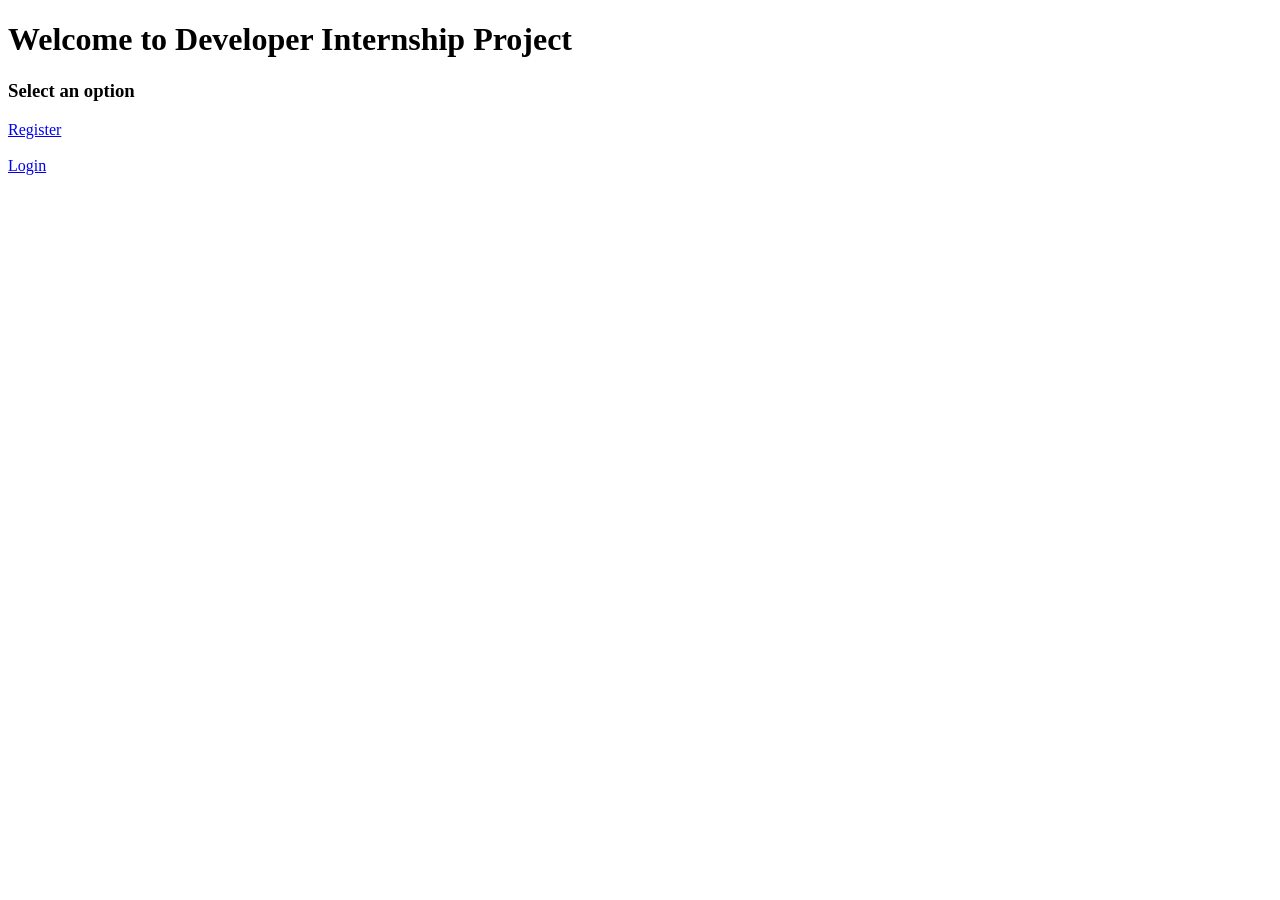
<file: index.html>
<!DOCTYPE html>
<html>
<head>
    <title>Developer Internship</title>
</head>

<body>

    <h1>Welcome to Developer Internship Project</h1>

    <h3>Select an option</h3>

    <a href="register.html">
        Register
    </a>

    <br><br>

    <a href="login.html">
        Login
    </a>

</body>
</html>
</file>
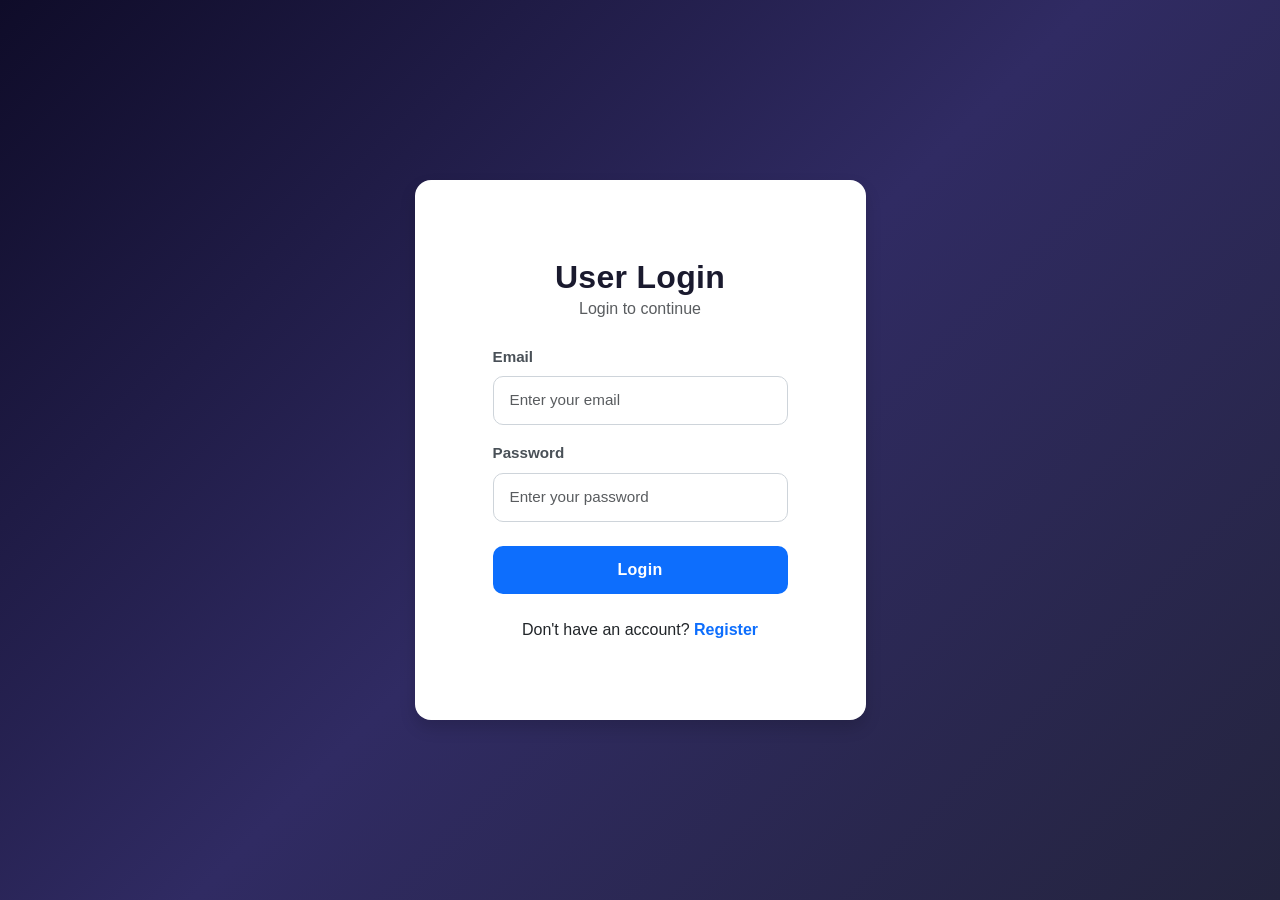
<file: login.html>
<!DOCTYPE html>
<html lang="en">
<head>
    <meta charset="UTF-8">
    <meta name="viewport" content="width=device-width, initial-scale=1.0">
    <title>User Login - DeveloperInternship</title>

    <!-- Bootstrap 5 CSS CDN -->
    <link href="https://cdn.jsdelivr.net/npm/bootstrap@5.3.0/dist/css/bootstrap.min.css" rel="stylesheet">

    <!-- Custom CSS -->
    <link rel="stylesheet" href="css/style.css">
</head>
<body>

    <!-- Main wrapper for centering the login card -->
    <div class="container">
        <div class="row justify-content-center align-items-center min-vh-100">
            <div class="col-md-6 col-lg-5">

                <!-- Login Card -->
                <div class="card shadow rounded-4 border-0">
                    <div class="card-body p-5">

                        <!-- Card Header -->
                        <div class="text-center mb-4">
                            <h2 class="card-title fw-bold">User Login</h2>
                            <p class="card-subtitle text-muted">Login to continue</p>
                        </div>

                        <!-- Login Form -->
                        <form id="loginForm" novalidate>

                            <!-- Email Input -->
                            <div class="mb-3">
                                <label for="email" class="form-label">Email</label>
                                <input type="email" class="form-control" id="email" placeholder="Enter your email" required>
                                <div class="invalid-feedback">
                                    Please enter your email address.
                                </div>
                            </div>

                            <!-- Password Input -->
                            <div class="mb-4">
                                <label for="password" class="form-label">Password</label>
                                <input type="password" class="form-control" id="password" placeholder="Enter your password" required>
                                <div class="invalid-feedback">
                                    Please enter your password.
                                </div>
                            </div>

                            <!-- Login Button -->
                            <div class="d-grid">
                                <button type="submit" class="btn btn-primary btn-lg" id="loginBtn">Login</button>
                            </div>

                        </form>

                        <!-- Register Link -->
                        <div class="text-center mt-4">
                            <p class="mb-0">
                                Don't have an account? <a href="register.html">Register</a>
                            </p>
                        </div>

                    </div>
                </div>

            </div>
        </div>
    </div>

    <!-- jQuery CDN -->
    <script src="https://code.jquery.com/jquery-3.6.0.min.js"></script>

    <!-- Bootstrap 5 JS Bundle CDN (includes Popper) -->
    <script src="https://cdn.jsdelivr.net/npm/bootstrap@5.3.0/dist/js/bootstrap.bundle.min.js"></script>

    <!-- Custom JavaScript -->
    <script src="js/login.js"></script>
</body>
</html>
</file>
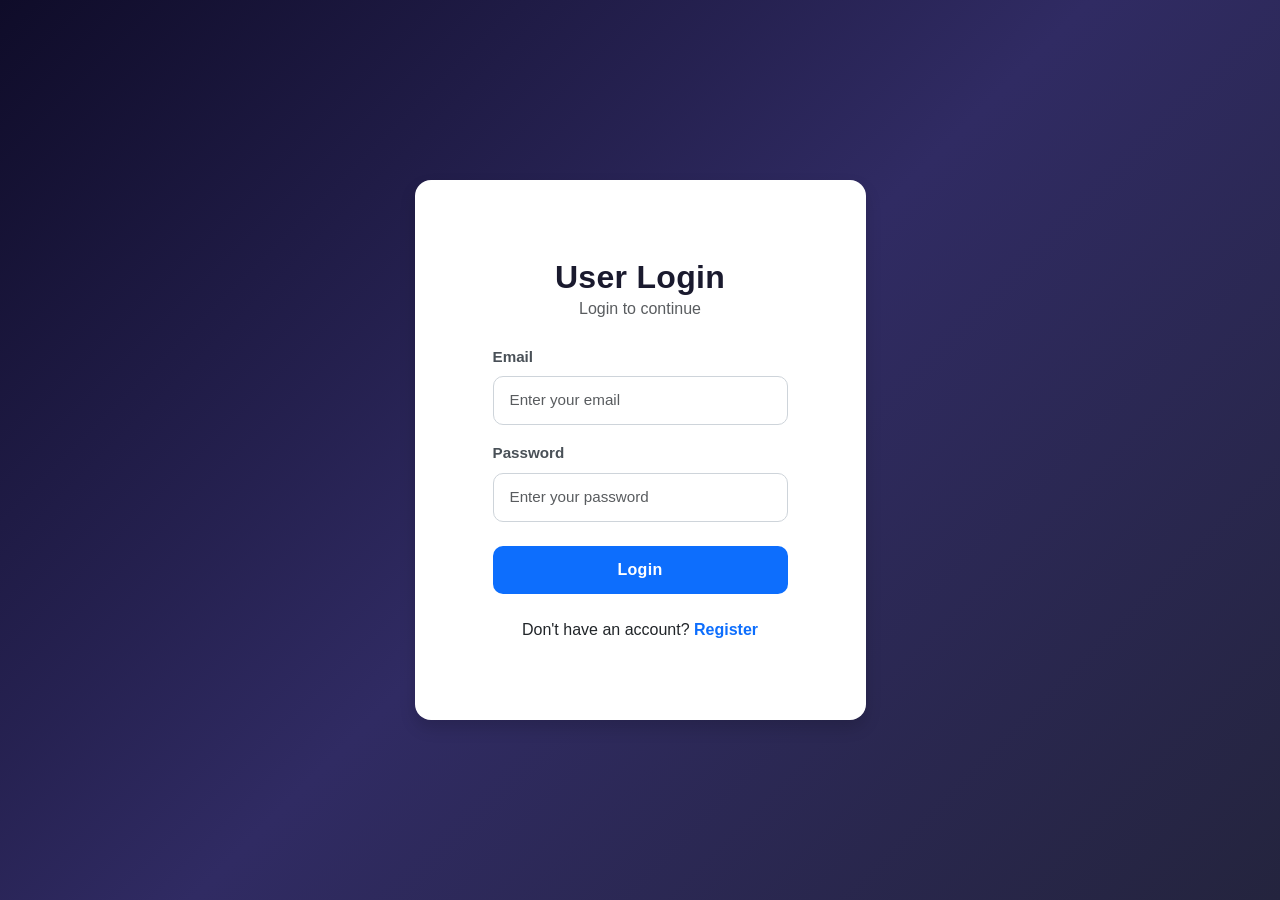
<file: profile.html>
<!DOCTYPE html>
<html lang="en">
<head>
    <meta charset="UTF-8">
    <meta name="viewport" content="width=device-width, initial-scale=1.0">
    <title>User Profile - DeveloperInternship</title>

    <!-- Bootstrap 5 CSS CDN -->
    <link href="https://cdn.jsdelivr.net/npm/bootstrap@5.3.0/dist/css/bootstrap.min.css" rel="stylesheet">

    <!-- Custom CSS -->
    <link rel="stylesheet" href="css/style.css">
</head>
<body>

    <!-- Main wrapper for centering the profile card -->
    <div class="container">
        <div class="row justify-content-center align-items-center min-vh-100">
            <div class="col-md-10 col-lg-9">

                <!-- Profile Card -->
                <div class="card shadow rounded-4 border-0">
                    <div class="card-body p-5">

                        <!-- Card Header -->
                        <div class="text-center mb-5">
                            <h2 class="card-title fw-bold">User Profile</h2>
                            <p class="card-subtitle text-muted">View and Update Your Profile</p>
                        </div>

                        <!-- Profile Form -->
                        <form id="profileForm" novalidate>

                            <!-- Full Name and Email Row -->
                            <div class="row g-3 mb-3">
                                <div class="col-md-6">
                                    <label for="name" class="form-label">Full Name</label>
                                    <input type="text" class="form-control" id="name" placeholder="Enter your full name" readonly>
                                </div>
                                <div class="col-md-6">
                                    <label for="email" class="form-label">Email</label>
                                    <input type="email" class="form-control" id="email" placeholder="Enter your email" readonly>
                                </div>
                            </div>

                            <!-- Age and Date of Birth Row -->
                            <div class="row g-3 mb-3">
                                <div class="col-md-6">
                                    <label for="age" class="form-label">Age</label>
                                    <input type="number" class="form-control" id="age" placeholder="Enter your age" min="1">
                                </div>
                                <div class="col-md-6">
                                    <label for="dob" class="form-label">Date of Birth</label>
                                    <input type="date" class="form-control" id="dob">
                                </div>
                            </div>

                            <!-- Contact Number and Address Row -->
                            <div class="row g-3 mb-4">
                                <div class="col-md-6">
                                    <label for="contact" class="form-label">Contact Number</label>
                                    <input type="tel" class="form-control" id="contact" placeholder="Enter your contact number">
                                </div>
                                <div class="col-md-6">
                                    <label for="address" class="form-label">Address</label>
                                    <textarea class="form-control" id="address" rows="3" placeholder="Enter your address"></textarea>
                                </div>
                            </div>

                            <!-- Action Buttons -->
                            <div class="d-grid gap-2 d-md-flex justify-content-md-center">
                                <button type="submit" class="btn btn-primary btn-lg" id="updateBtn">Update Profile</button>
                                <button type="button" class="btn btn-outline-secondary btn-lg" id="logoutBtn">Logout</button>
                            </div>

                        </form>

                    </div>
                </div>

            </div>
        </div>
    </div>

    <!-- jQuery CDN -->
    <script src="https://code.jquery.com/jquery-3.6.0.min.js"></script>

    <!-- Bootstrap 5 JS Bundle CDN (includes Popper) -->
    <script src="https://cdn.jsdelivr.net/npm/bootstrap@5.3.0/dist/js/bootstrap.bundle.min.js"></script>

    <!-- Custom JavaScript -->
    <script src="js/profile.js"></script>
</body>
</html>
</file>
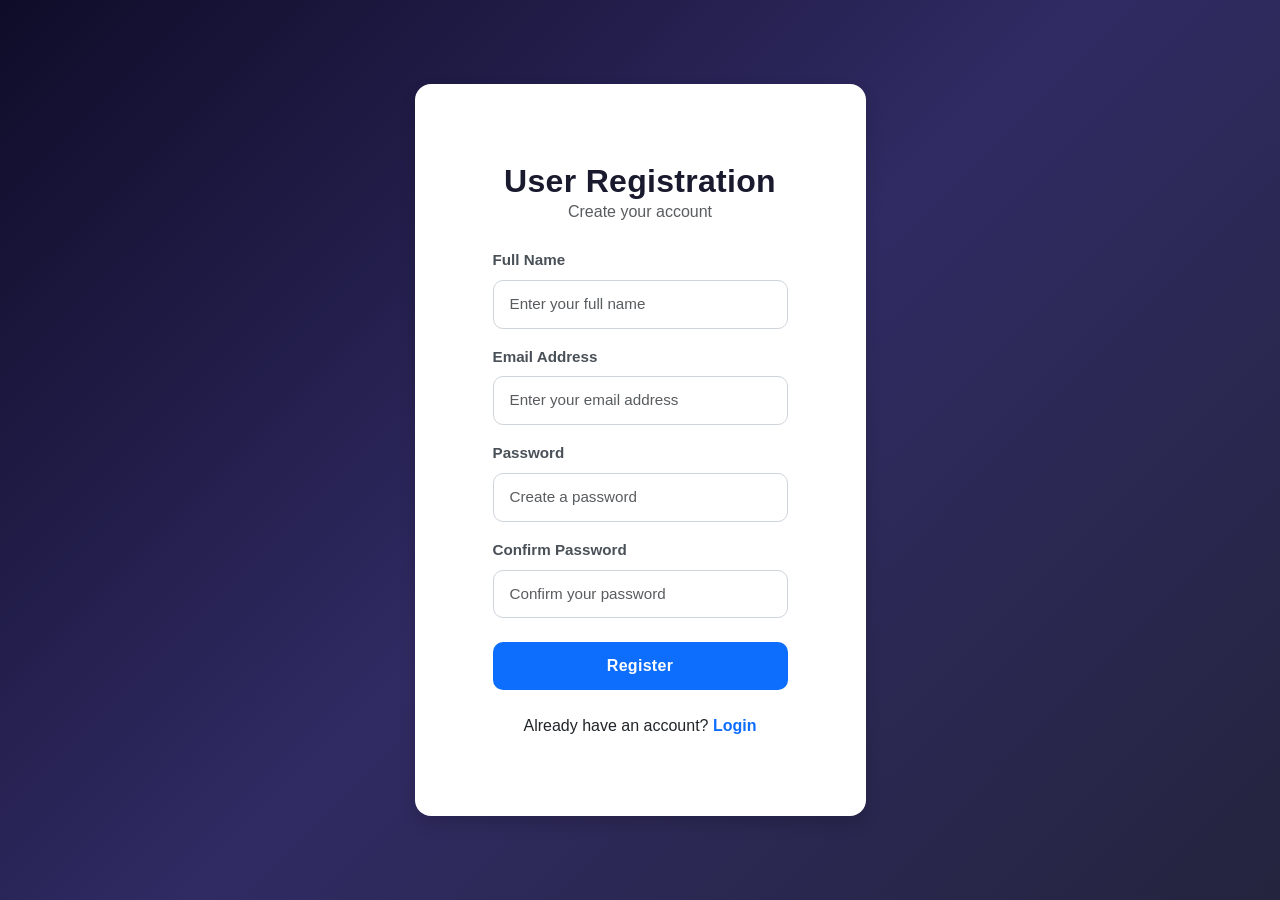
<file: register.html>
<!DOCTYPE html>
<html lang="en">
<head>
    <meta charset="UTF-8">
    <meta name="viewport" content="width=device-width, initial-scale=1.0">
    <title>User Registration - Developer</title>

    <!-- Bootstrap 5 CSS CDN -->
    <link href="https://cdn.jsdelivr.net/npm/bootstrap@5.3.0/dist/css/bootstrap.min.css" rel="stylesheet">

    <!-- Custom CSS -->
    <link rel="stylesheet" href="css/style.css">
</head>
<body>

    <!-- Main wrapper for centering the registration card -->
    <div class="container">
        <div class="row justify-content-center align-items-center min-vh-100">
            <div class="col-md-6 col-lg-5">

                <!-- Registration Card -->
                <div class="card shadow rounded-4 border-0">
                    <div class="card-body p-5">

                        <!-- Card Header -->
                        <div class="text-center mb-4">
                            <h2 class="card-title fw-bold">User Registration</h2>
                            <p class="card-subtitle text-muted">Create your account</p>
                        </div>

                        <!-- Registration Form -->
                        <form id="registerForm" novalidate>

                            <!-- Full Name Input -->
                            <div class="mb-3">
                                <label for="name" class="form-label">Full Name</label>
                                <input type="text" class="form-control" id="name" placeholder="Enter your full name" required>
                                <div class="invalid-feedback">
                                    Please provide your full name.
                                </div>
                            </div>

                            <!-- Email Input -->
                            <div class="mb-3">
                                <label for="email" class="form-label">Email Address</label>
                                <input type="email" class="form-control" id="email" placeholder="Enter your email address" required>
                                <div class="invalid-feedback">
                                    Please provide a valid email address.
                                </div>
                            </div>

                            <!-- Password Input -->
                            <div class="mb-3">
                                <label for="password" class="form-label">Password</label>
                                <input type="password" class="form-control" id="password" placeholder="Create a password" required minlength="6">
                                <div class="invalid-feedback">
                                    Password must be at least 6 characters.
                                </div>
                            </div>

                            <!-- Confirm Password Input -->
                            <div class="mb-4">
                                <label for="confirmPassword" class="form-label">Confirm Password</label>
                                <input type="password" class="form-control" id="confirmPassword" placeholder="Confirm your password" required>
                                <div class="invalid-feedback">
                                    Passwords do not match.
                                </div>
                            </div>

                            <!-- Register Button -->
                            <div class="d-grid">
                                <button type="submit" class="btn btn-primary btn-lg" id="registerBtn">Register</button>
                            </div>

                        </form>

                        <!-- Login Link -->
                        <div class="text-center mt-4">
                            <p class="mb-0">
                                Already have an account? <a href="login.html">Login</a>
                            </p>
                        </div>

                    </div>
                </div>

            </div>
        </div>
    </div>

    <!-- jQuery CDN -->
    <script src="https://code.jquery.com/jquery-3.6.0.min.js"></script>

    <!-- Bootstrap 5 JS Bundle CDN (includes Popper) -->
    <script src="https://cdn.jsdelivr.net/npm/bootstrap@5.3.0/dist/js/bootstrap.bundle.min.js"></script>

    <!-- Custom JavaScript -->
    <script src="js/register.js"></script>
</body>
</html>
</file>
<file: css/style.css>
/* ==========================================
   DeveloperInternship Custom Stylesheet
   ========================================== */

/* ------------------------------------------
   1. Body
   ------------------------------------------ */
body {
    min-height: 100vh;
    margin: 0;
    font-family: 'Segoe UI', Roboto, 'Helvetica Neue', Arial, sans-serif;
    background: linear-gradient(135deg, #0f0c29, #302b63, #24243e);
    background-repeat: no-repeat;
    background-attachment: fixed;
    color: #212529;
}


/* ------------------------------------------
   2. Card
   ------------------------------------------ */
.card {
    background-color: #ffffff;
    border-radius: 15px;
    box-shadow: 0 15px 35px rgba(0, 0, 0, 0.2);
    padding: 30px;
    border: none;
    transition: transform 0.3s ease, box-shadow 0.3s ease;
}


/* ------------------------------------------
   3. Headings
   ------------------------------------------ */
.card-title {
    font-size: 2rem;
    font-weight: 700;
    margin-bottom: 0.25rem;
    color: #1a1a2e;
    letter-spacing: 0.3px;
}

.card-subtitle {
    font-size: 1rem;
    color: #6c757d;
    margin-bottom: 1.5rem;
}


/* ------------------------------------------
   4. Labels
   ------------------------------------------ */
.form-label {
    font-weight: 600;
    color: #495057;
    margin-bottom: 0.5rem;
    font-size: 0.95rem;
}


/* ------------------------------------------
   5. Inputs
   ------------------------------------------ */
.form-control {
    border-radius: 10px;
    border: 1px solid #ced4da;
    padding: 0.75rem 1rem;
    font-size: 0.95rem;
    transition: border-color 0.3s ease, box-shadow 0.3s ease;
}

.form-control:focus {
    border-color: #0d6efd;
    box-shadow: 0 0 0 0.25rem rgba(13, 110, 253, 0.25);
    outline: none;
}


/* ------------------------------------------
   6. Buttons
   ------------------------------------------ */
.btn-primary {
    border-radius: 10px;
    padding: 0.75rem;
    font-size: 1rem;
    font-weight: 600;
    letter-spacing: 0.3px;
    transition: background-color 0.3s ease, transform 0.2s ease, box-shadow 0.3s ease;
    background-color: #0d6efd;
    border: none;
}

.btn-primary:hover {
    background-color: #0b5ed7;
    transform: translateY(-1px);
    box-shadow: 0 8px 20px rgba(13, 110, 253, 0.35);
}

.btn-primary:active {
    transform: translateY(0);
}


/* ------------------------------------------
   7. Login Link
   ------------------------------------------ */
a {
    text-decoration: none;
    font-weight: 600;
    color: #0d6efd;
    transition: color 0.3s ease;
}

a:hover {
    color: #0a58ca;
    text-decoration: underline;
}


/* ------------------------------------------
   8. Responsive Media Queries
   ------------------------------------------ */

/* Tablets (max-width: 768px) */
@media (max-width: 768px) {
    .card {
        padding: 24px;
    }

    .card-title {
        font-size: 1.6rem;
    }
}


/* Mobile devices (max-width: 480px) */
@media (max-width: 480px) {
    .card {
        padding: 18px;
        border-radius: 12px;
    }

    .card-title {
        font-size: 1.4rem;
    }

    .card-subtitle {
        font-size: 0.9rem;
    }

    .btn-primary {
        font-size: 0.95rem;
        padding: 0.65rem;
    }
}


/* Large desktops (min-width: 1200px) */
@media (min-width: 1200px) {
    .col-lg-5 {
        max-width: 500px;
    }
}
</file>
